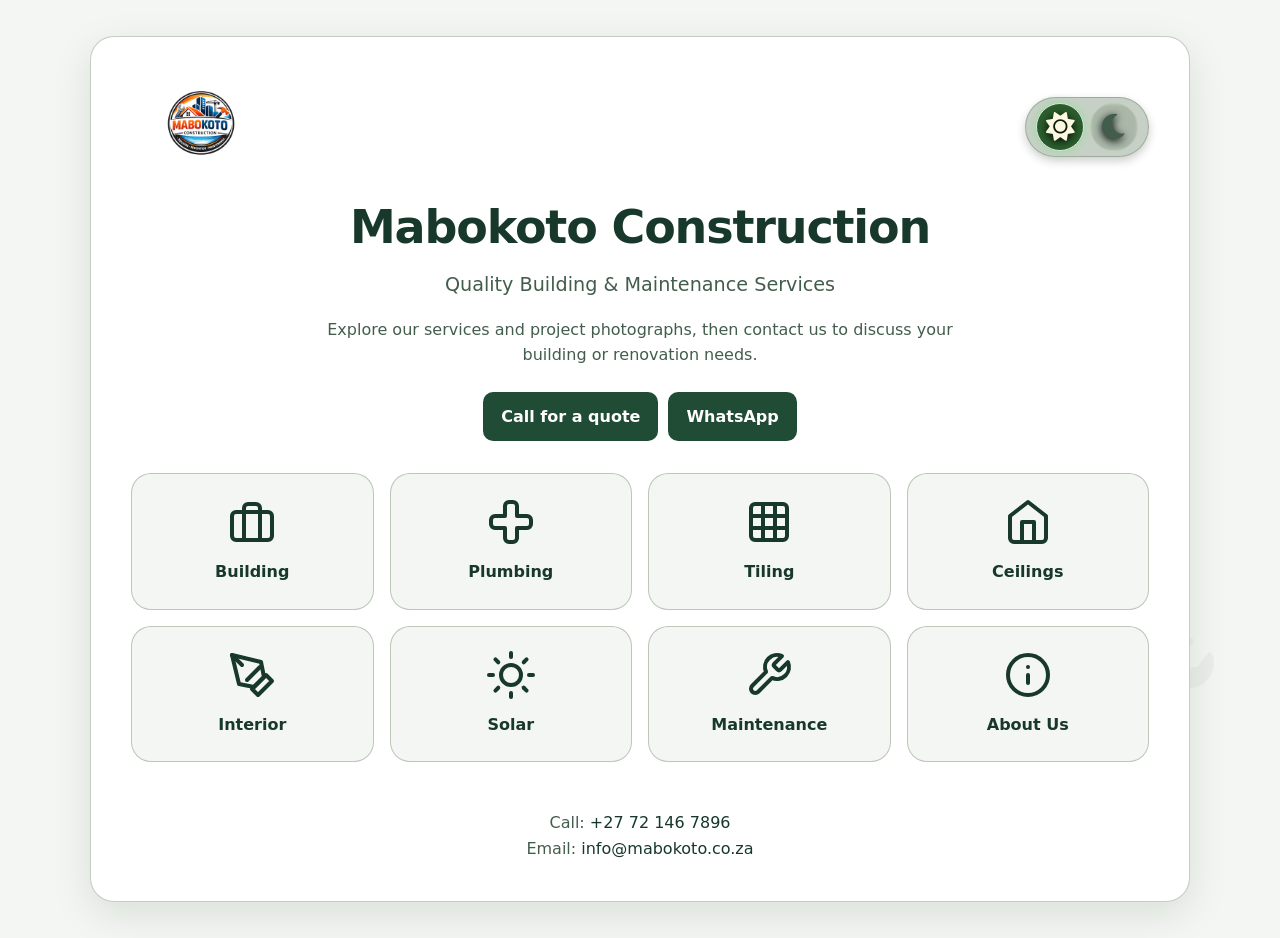
<file: index.html>
<!DOCTYPE html>
<html lang="en">
<head>
    <meta charset="UTF-8">
    <meta name="viewport" content="width=device-width, initial-scale=1.0, maximum-scale=5.0">
    <title>Mabokoto Construction Company</title>
    <link rel="canonical" href="https://mabokoto-construction-6gm2.vercel.app/">
    <link rel="stylesheet" href="https://cdnjs.cloudflare.com/ajax/libs/font-awesome/6.0.0-beta3/css/all.min.css">
    <link rel="stylesheet" href="styles.css">
<meta name="description" content="Mabokoto Construction building, plumbing, tiling, ceilings, solar geyser and maintenance services. Browse our project photographs and request a quote."></head>
<body class="light">
    <div class="scatter-field" aria-hidden="true">
        <i class="fas fa-hammer"></i>
        <i class="fas fa-wrench"></i>
        <i class="fas fa-screwdriver"></i>
        <i class="fas fa-paint-roller"></i>
        <i class="fas fa-trowel"></i>
        <i class="fas fa-hard-hat"></i>
        <i class="fas fa-tools"></i>
        <i class="fas fa-ruler-combined"></i>
        <i class="fas fa-drafting-compass"></i>
        <i class="fas fa-cubes"></i>
    </div>

    <main class="gallery-wrapper">
        <div class="header">
            <div>
                <img src="logo%20round.png" alt="Mabokoto Logo" style="display:block; width:150px; height:100px; z-index:10; border-radius:35px;">
            </div>
            <div class="theme-toggle">
                <button id="btn-light" class="active" title="Light mode" aria-label="Use light theme" aria-pressed="true"><i class="fas fa-sun"></i></button>
                <button id="btn-dark" title="Dark mode" aria-label="Use dark theme" aria-pressed="false"><i class="fas fa-moon"></i></button>
            </div>
        </div>

        <section style="text-align: center; margin-bottom: 2rem;">
            <h1>Mabokoto Construction</h1>
            <p style="font-size: 1.2rem; color: var(--text-secondary);">Quality Building &amp; Maintenance Services</p><p class="home-lead">Explore our services and project photographs, then contact us to discuss your building or renovation needs.</p><div class="contact-actions"><a href="tel:+27721467896">Call for a quote</a><a href="https://wa.me/27721467896">WhatsApp</a></div>
        </section>

        <div class="services-grid">
            <a href="building-and-plaster.html" class="service-card">
                <div class="icon-wrapper">
                    <svg viewBox="0 0 24 24" fill="none" stroke="currentColor" stroke-width="2" stroke-linecap="round" stroke-linejoin="round"><rect x="2" y="7" width="20" height="14" rx="2" ry="2"></rect><path d="M16 21V5a2 2 0 0 0-2-2h-4a2 2 0 0 0-2 2v16"></path></svg>
                </div>
                <span>Building</span>
            </a>
            <a href="plumbing-services.html" class="service-card">
                <div class="icon-wrapper">
                    <svg viewBox="0 0 24 24" fill="none" stroke="currentColor" stroke-width="2" stroke-linecap="round" stroke-linejoin="round"><path d="M11 2a2 2 0 0 0-2 2v5H4a2 2 0 0 0-2 2v2c0 1.1.9 2 2 2h5v5c0 1.1.9 2 2 2h2a2 2 0 0 0 2-2v-5h5a2 2 0 0 0 2-2v-2a2 2 0 0 0-2-2h-5V4a2 2 0 0 0-2-2h-2z"></path></svg>
                </div>
                <span>Plumbing</span>
            </a>
            <a href="tiling-services.html" class="service-card">
                <div class="icon-wrapper">
                    <svg viewBox="0 0 24 24" fill="none" stroke="currentColor" stroke-width="2" stroke-linecap="round" stroke-linejoin="round"><rect x="3" y="3" width="18" height="18" rx="2" ry="2"></rect><line x1="3" y1="9" x2="21" y2="9"></line><line x1="3" y1="15" x2="21" y2="15"></line><line x1="9" y1="3" x2="9" y2="21"></line><line x1="15" y1="3" x2="15" y2="21"></line></svg>
                </div>
                <span>Tiling</span>
            </a>
            <a href="ceilings.html" class="service-card">
                <div class="icon-wrapper">
                    <svg viewBox="0 0 24 24" fill="none" stroke="currentColor" stroke-width="2" stroke-linecap="round" stroke-linejoin="round"><path d="M3 9l9-7 9 7v11a2 2 0 0 1-2 2H5a2 2 0 0 1-2-2z"></path><polyline points="9 22 9 12 15 12 15 22"></polyline></svg>
                </div>
                <span>Ceilings</span>
            </a>
            <a href="interior-and-finishing.html" class="service-card">
                <div class="icon-wrapper">
                    <svg viewBox="0 0 24 24" fill="none" stroke="currentColor" stroke-width="2" stroke-linecap="round" stroke-linejoin="round"><path d="M12 19l7-7 3 3-7 7-3-3z"></path><path d="M18 13l-1.5-7.5L2 2l3.5 14.5L13 18l5-5z"></path><path d="M2 2l5 5"></path><path d="M9.5 14.5L16 8"></path></svg>
                </div>
                <span>Interior</span>
            </a>
            <a href="solar-geyser-energy-installation.html" class="service-card">
                <div class="icon-wrapper">
                    <svg viewBox="0 0 24 24" fill="none" stroke="currentColor" stroke-width="2" stroke-linecap="round" stroke-linejoin="round"><circle cx="12" cy="12" r="5"></circle><line x1="12" y1="1" x2="12" y2="3"></line><line x1="12" y1="21" x2="12" y2="23"></line><line x1="4.22" y1="4.22" x2="5.64" y2="5.64"></line><line x1="18.36" y1="18.36" x2="19.78" y2="19.78"></line><line x1="1" y1="12" x2="3" y2="12"></line><line x1="21" y1="12" x2="23" y2="12"></line><line x1="4.22" y1="19.78" x2="5.64" y2="18.36"></line><line x1="18.36" y1="5.64" x2="19.78" y2="4.22"></line></svg>
                </div>
                <span>Solar</span>
            </a>
            <a href="maintenance-services.html" class="service-card">
                <div class="icon-wrapper">
                    <svg viewBox="0 0 24 24" fill="none" stroke="currentColor" stroke-width="2" stroke-linecap="round" stroke-linejoin="round"><path d="M14.7 6.3a1 1 0 0 0 0 1.4l1.6 1.6a1 1 0 0 0 1.4 0l3.77-3.77a6 6 0 0 1-7.94 7.94l-6.91 6.91a2.12 2.12 0 0 1-3-3l6.91-6.91a6 6 0 0 1 7.94-7.94l-3.76 3.76z"></path></svg>
                </div>
                <span>Maintenance</span>
            </a>
            <a href="about-us.html" class="service-card">
                <div class="icon-wrapper">
                    <svg viewBox="0 0 24 24" fill="none" stroke="currentColor" stroke-width="2" stroke-linecap="round" stroke-linejoin="round"><circle cx="12" cy="12" r="10"></circle><line x1="12" y1="16" x2="12" y2="12"></line><line x1="12" y1="8" x2="12.01" y2="8"></line></svg>
                </div>
                <span>About Us</span>
            </a>
        </div>

        <div style="margin-top: 3rem; text-align: center; color: var(--text-secondary);">
            <p>Call: <a href="tel:+27721467896">+27 72 146 7896</a></p>
            <p>Email: <a href="mailto:info@mabokoto.co.za">info@mabokoto.co.za</a></p>
        </div>
    </main>

    <script src="script.js"></script>
    <style>
        .services-grid {
            display: grid;
            grid-template-columns: repeat(auto-fit, minmax(120px, 1fr));
            gap: 1.5rem;
            margin-top: 1rem;
        }
        .service-card {
            display: flex;
            flex-direction: column;
            align-items: center;
            justify-content: center;
            padding: 1.5rem;
            background: rgba(255, 255, 255, 0.1);
            border: 1px solid var(--border-light);
            border-radius: 20px;
            text-decoration: none;
            color: var(--text-primary);
            transition: all 0.3s cubic-bezier(0.4, 0, 0.2, 1);
            backdrop-filter: blur(5px);
        }
        .service-card:hover {
            transform: translateY(-5px);
            background: var(--arrow-hover);
            color: white;
            box-shadow: 0 10px 20px rgba(0,0,0,0.2);
            border-color: transparent;
        }
        .icon-wrapper {
            width: 48px;
            height: 48px;
            margin-bottom: 0.8rem;
            display: flex;
            align-items: center;
            justify-content: center;
        }
        .icon-wrapper svg {
            width: 100%;
            height: 100%;
            transition: transform 0.3s;
        }
        .service-card:hover .icon-wrapper svg {
            transform: scale(1.1);
        }
        .service-card span {
            font-size: 0.9rem;
            font-weight: 500;
            text-align: center;
        }
        @media (max-width: 480px) {
            .services-grid {
                grid-template-columns: repeat(2, 1fr);
                gap: 1rem;
            }
        }
    </style>
</body>
</html>
</file>
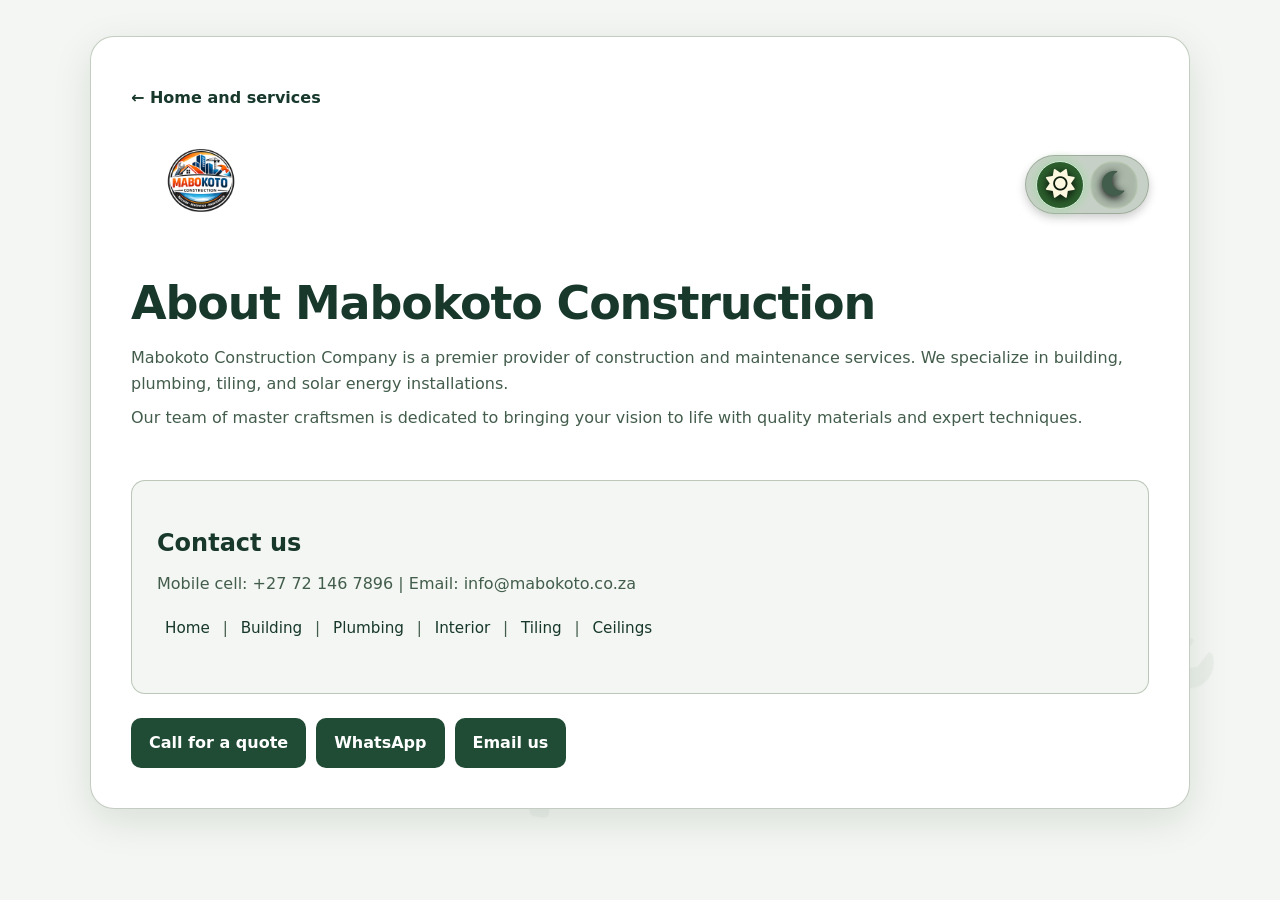
<file: about-us.html>
<!DOCTYPE html>
<html lang="en">
<head>
  <meta charset="UTF-8">
  <meta name="viewport" content="width=device-width, initial-scale=1.0, maximum-scale=5.0">
  <title>About Us - Mabokoto Construction</title>
    <link rel="canonical" href="https://mabokoto-construction-6gm2.vercel.app/about-us.html">
  <link rel="stylesheet" href="https://cdnjs.cloudflare.com/ajax/libs/font-awesome/6.0.0-beta3/css/all.min.css">
  <link rel="stylesheet" href="styles.css">
<meta name="description" content="Mabokoto Construction building, plumbing, tiling, ceilings, solar geyser and maintenance services. Browse our project photographs and request a quote."></head>
<body class="light">
  <div class="scatter-field" aria-hidden="true">
    <i class="fas fa-hammer"></i>
    <i class="fas fa-wrench"></i>
    <i class="fas fa-screwdriver"></i>
    <i class="fas fa-paint-roller"></i>
    <i class="fas fa-trowel"></i>
    <i class="fas fa-hard-hat"></i>
    <i class="fas fa-tools"></i>
    <i class="fas fa-ruler-combined"></i>
    <i class="fas fa-drafting-compass"></i>
    <i class="fas fa-cubes"></i>
  </div>

  <main class="gallery-wrapper"><a class="back-link" href="index.html">&#8592; Home and services</a>
    <div class="header">
      <div>
        <a href="index.html"><img src="logo%20round.png" style="display:block; width:150px; height:100px; z-index:10; border-radius:35px;" alt="Mabokoto Construction home"></a>
      </div>
      <div class="theme-toggle">
        <button id="btn-light" class="active" title="Light mode" aria-label="Use light theme" aria-pressed="true"><i class="fas fa-sun"></i></button>
        <button id="btn-dark" title="Dark mode" aria-label="Use dark theme" aria-pressed="false"><i class="fas fa-moon"></i></button>
      </div>
    </div>

    <section class="slide-caption" style="width: 100%; max-width: none; margin-bottom: 2rem;">
        <h1>About Mabokoto Construction</h1>
        <p>Mabokoto Construction Company is a premier provider of construction and maintenance services. We specialize in building, plumbing, tiling, and solar energy installations.</p>
        <p>Our team of master craftsmen is dedicated to bringing your vision to life with quality materials and expert techniques.</p>
    </section>

    <div class="image-library-note">
      <div class="slide-caption" style="margin:5px; width:auto; height:fit-content;">
        <header>
          <h3 style="display:inline-block; margin-right:10px;">Contact us</h3>
          <p>Mobile cell: +27 72 146 7896 | Email: info@mabokoto.co.za</p>
        </header>
        <div style="margin-top: 10px;">
            <a href="index.html">Home</a> |
            <a href="building-and-plaster.html">Building</a> |
            <a href="plumbing-services.html">Plumbing</a> |
            <a href="interior-and-finishing.html">Interior</a> |
            <a href="tiling-services.html">Tiling</a> | <a href="ceilings.html">Ceilings</a>
        </div>
      </div>
    </div>
  <div class="contact-actions"><a href="tel:+27721467896">Call for a quote</a><a href="https://wa.me/27721467896">WhatsApp</a><a href="mailto:info@mabokoto.co.za">Email us</a></div></main>

  <script src="script.js"></script>
</body>
</html>
</file>
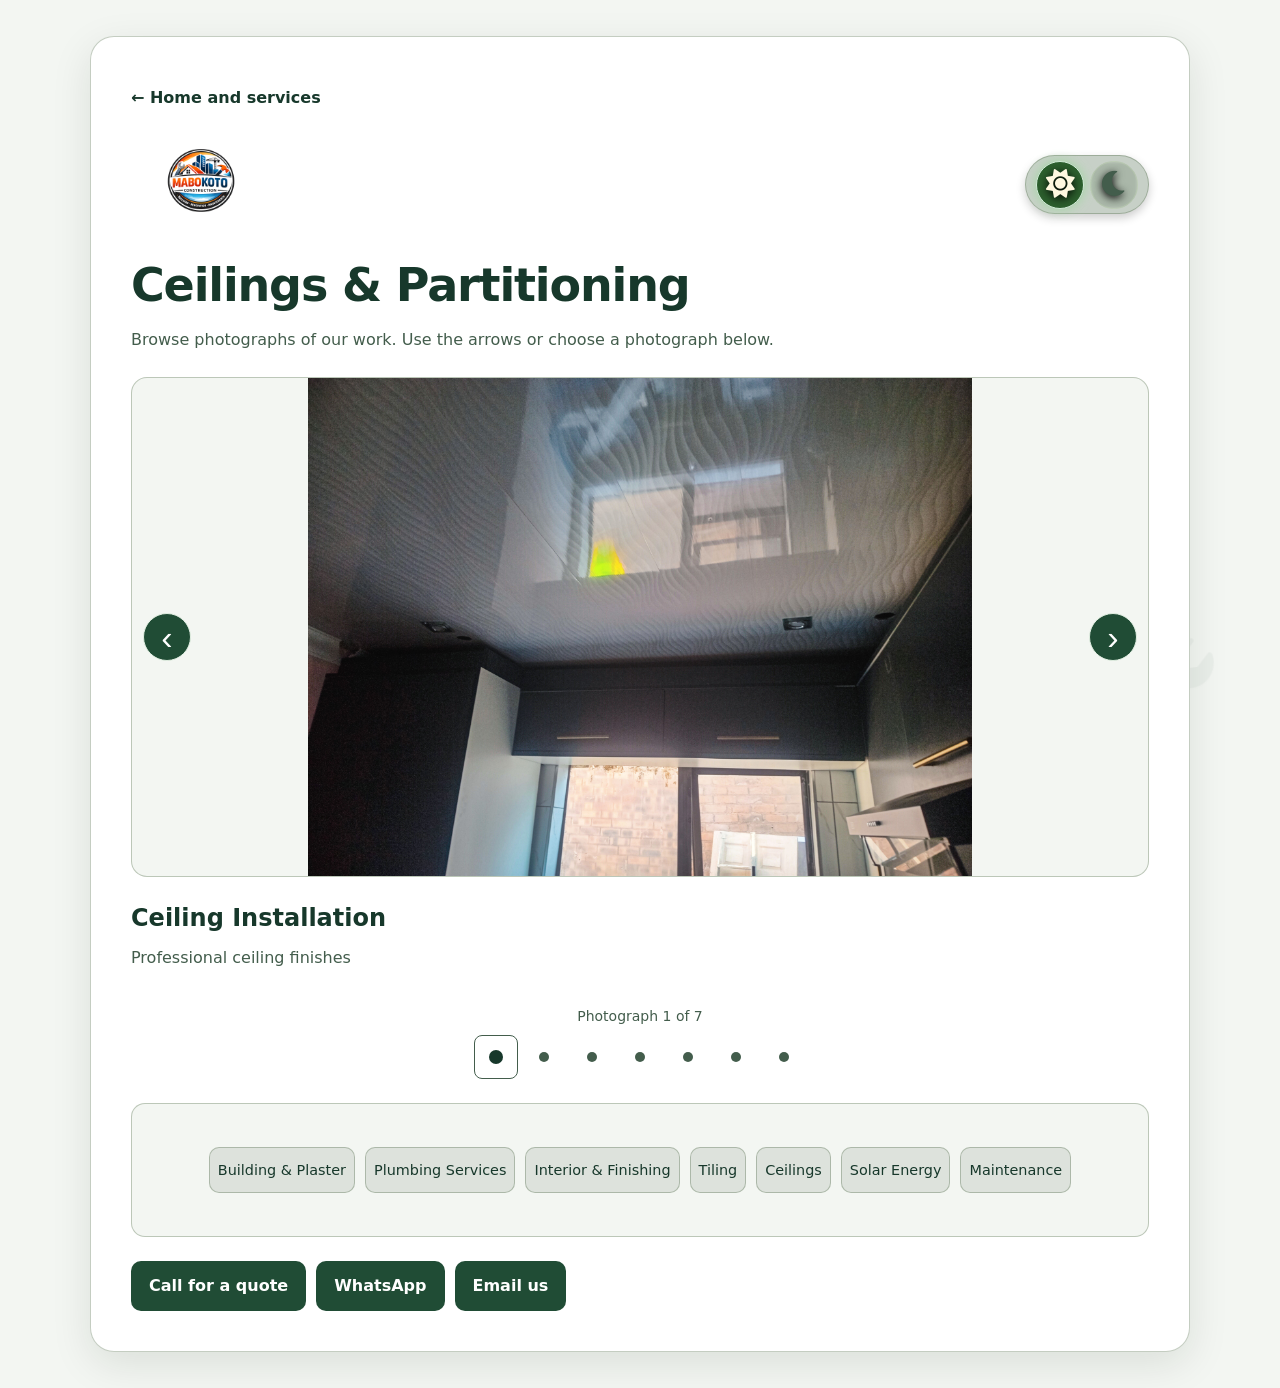
<file: ceilings.html>
<!DOCTYPE html>
<html lang="en">
<head>
  <meta charset="UTF-8">
  <meta name="viewport" content="width=device-width, initial-scale=1.0, maximum-scale=5.0">
  <title>Ceilings & Partitioning - Mabokoto Construction</title>
    <link rel="canonical" href="https://mabokoto-construction-6gm2.vercel.app/ceilings.html">
  <link rel="stylesheet" href="https://cdnjs.cloudflare.com/ajax/libs/font-awesome/6.0.0-beta3/css/all.min.css">
  <link rel="stylesheet" href="styles.css">
<meta name="description" content="Mabokoto Construction building, plumbing, tiling, ceilings, solar geyser and maintenance services. Browse our project photographs and request a quote."></head>
<body class="light">
  <div class="scatter-field" aria-hidden="true">
    <i class="fas fa-hammer"></i><i class="fas fa-wrench"></i><i class="fas fa-screwdriver"></i><i class="fas fa-paint-roller"></i><i class="fas fa-trowel"></i><i class="fas fa-hard-hat"></i><i class="fas fa-tools"></i><i class="fas fa-ruler-combined"></i><i class="fas fa-drafting-compass"></i><i class="fas fa-cubes"></i>
  </div>

  <main class="gallery-wrapper"><a class="back-link" href="index.html">&#8592; Home and services</a>
    <div class="header">
      <div>
        <a href="index.html"><img src="logo%20round.png" style="display:block; width:150px; height:100px; z-index:10; border-radius:35px;" alt="Mabokoto Construction home"></a>
      </div>
      <div class="theme-toggle">
        <button id="btn-light" class="active" title="Light mode" aria-label="Use light theme" aria-pressed="true"><i class="fas fa-sun"></i></button>
        <button id="btn-dark" title="Dark mode" aria-label="Use dark theme" aria-pressed="false"><i class="fas fa-moon"></i></button>
      </div>
    </div>

    <section class="gallery-intro"><h1>Ceilings & Partitioning</h1><p>Browse photographs of our work. Use the arrows or choose a photograph below.</p></section><div class="slider-container" role="region" aria-label="Project photographs" tabindex="0">
      <button type="button" class="nav-arrow prev" id="prevArrow" aria-label="Previous photograph">&#8249;</button>
      <button type="button" class="nav-arrow next" id="nextArrow" aria-label="Next photograph">&#8250;</button>
      <div id="slidesContainer"></div>
    </div>

    <p class="gallery-count" id="galleryCount" aria-live="polite"></p><div class="dots-container" id="dotsContainer" aria-label="Choose photograph"></div>

    <div class="image-library-note">
      <div class="slide-caption" style="margin:5px; width:auto; height:fit-content; display: flex; flex-wrap: wrap; justify-content: center; gap: 10px;">
        <a href="building-and-plaster.html" class="nav-link">Building & Plaster</a>
        <a href="plumbing-services.html" class="nav-link">Plumbing Services</a>
        <a href="interior-and-finishing.html" class="nav-link">Interior & Finishing</a>
        <a href="tiling-services.html" class="nav-link">Tiling</a>
        <a href="ceilings.html" class="nav-link">Ceilings</a>
        <a href="solar-geyser-energy-installation.html" class="nav-link">Solar Energy</a>
        <a href="maintenance-services.html" class="nav-link">Maintenance</a>
      </div>
    </div>
  <div class="contact-actions"><a href="tel:+27721467896">Call for a quote</a><a href="https://wa.me/27721467896">WhatsApp</a><a href="mailto:info@mabokoto.co.za">Email us</a></div></main>

  <script src="script.js"></script>
  <script>
    document.addEventListener('DOMContentLoaded', function() {
      const galleryItems = [
        { img: "ceiling.jpg", title: "Ceiling Installation", desc: "Professional ceiling finishes" },
        { img: "ceil%26panelpvc.jpg", title: "PVC Paneling", desc: "Modern and durable PVC ceilings" },
        { img: "renovceil.jpg", title: "Ceiling Renovation", desc: "Restoring and upgrading old ceilings" },
        { img: "bandring4ceiling.jpg", title: "Support Structure", desc: "Quality framework for ceiling stability" },
        { img: "panelinst1.jpg", title: "Paneling in Progress", desc: "Precision installation of ceiling panels" },
        { img: "panelinst2.jpg", title: "Finished Paneling", desc: "Clean and elegant ceiling results" },
        { img: "paint%26ceiling1.jpg", title: "Painting & Finishing", desc: "Final touches for a perfect look" }
      ];
      window.Bokoto.initGallery(galleryItems);
    });
  </script>
  <style>
    .nav-link {
        padding: 5px 10px;
        background: rgba(30, 50, 30, 0.1);
        border-radius: 10px;
        border: 1px solid var(--border-light);
        transition: all 0.3s;
        font-size: 0.9rem;
    }
    .nav-link:hover {
        background: var(--arrow-hover);
        color: white;
    }
  </style>
</body>
</html>
</file>
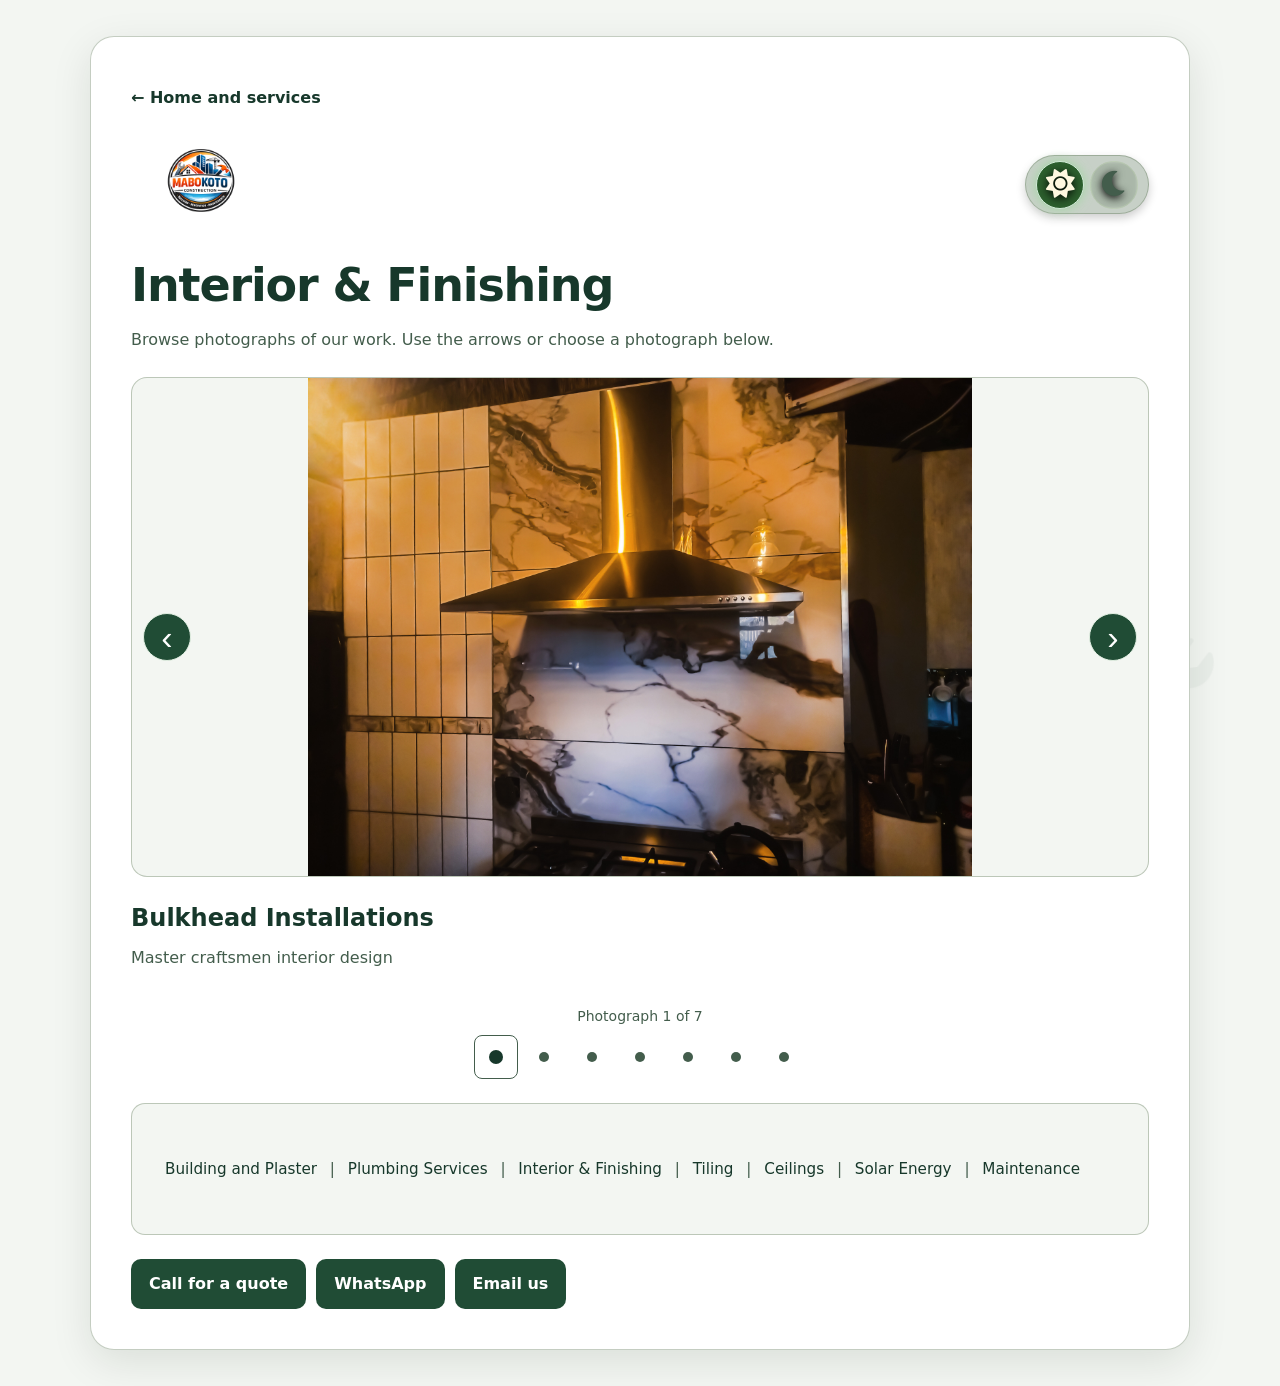
<file: interior-and-finishing.html>
<!DOCTYPE html>
<html lang="en">
<head>
  <meta charset="UTF-8">
  <meta name="viewport" content="width=device-width, initial-scale=1.0, maximum-scale=5.0">
  <title>Interior & Finishing - Mabokoto Construction</title>
    <link rel="canonical" href="https://mabokoto-construction-6gm2.vercel.app/interior-and-finishing.html">
  <link rel="stylesheet" href="https://cdnjs.cloudflare.com/ajax/libs/font-awesome/6.0.0-beta3/css/all.min.css">
  <link rel="stylesheet" href="styles.css">
<meta name="description" content="Mabokoto Construction building, plumbing, tiling, ceilings, solar geyser and maintenance services. Browse our project photographs and request a quote."></head>
<body class="light">
  <div class="scatter-field" aria-hidden="true">
    <i class="fas fa-hammer"></i><i class="fas fa-wrench"></i><i class="fas fa-screwdriver"></i><i class="fas fa-paint-roller"></i><i class="fas fa-trowel"></i><i class="fas fa-hard-hat"></i><i class="fas fa-drill"></i><i class="fas fa-toolbox"></i>
  </div>

  <main class="gallery-wrapper"><a class="back-link" href="index.html">&#8592; Home and services</a>
    <div class="header">
      <div>
        <a href="index.html"><img src="logo%20round.png" style="display:block; width:150px; height:100px; z-index:10; border-radius:35px;" alt="Mabokoto Construction home"></a>
      </div>
      <div class="theme-toggle">
        <button id="btn-light" class="active" title="Light mode" aria-label="Use light theme" aria-pressed="true"><i class="fas fa-sun"></i></button>
        <button id="btn-dark" title="Dark mode" aria-label="Use dark theme" aria-pressed="false"><i class="fas fa-moon"></i></button>
      </div>
    </div>

    <section class="gallery-intro"><h1>Interior & Finishing</h1><p>Browse photographs of our work. Use the arrows or choose a photograph below.</p></section><div class="slider-container" role="region" aria-label="Project photographs" tabindex="0">
      <button type="button" class="nav-arrow prev" id="prevArrow" aria-label="Previous photograph">&#8249;</button>
      <button type="button" class="nav-arrow next" id="nextArrow" aria-label="Next photograph">&#8250;</button>
      <div id="slidesContainer"></div>
    </div>

    <p class="gallery-count" id="galleryCount" aria-live="polite"></p><div class="dots-container" id="dotsContainer" aria-label="Choose photograph"></div>

    <div class="image-library-note">
      <div class="slide-caption" style="margin:5px; width:auto; height:fit-content;">
        <a href="building-and-plaster.html">Building and Plaster</a> |
        <a href="plumbing-services.html">Plumbing Services</a> |
        <a href="interior-and-finishing.html">Interior & Finishing</a> |
        <a href="tiling-services.html">Tiling</a> | <a href="ceilings.html">Ceilings</a> |
        <a href="solar-geyser-energy-installation.html">Solar Energy</a> |
        <a href="maintenance-services.html">Maintenance</a>
      </div>
    </div>
  <div class="contact-actions"><a href="tel:+27721467896">Call for a quote</a><a href="https://wa.me/27721467896">WhatsApp</a><a href="mailto:info@mabokoto.co.za">Email us</a></div></main>

  <script src="script.js"></script>
  <script>
    document.addEventListener('DOMContentLoaded', function() {
      const galleryItems = [
        { img: "interior2.jpg", title: "Bulkhead Installations", desc: "Master craftsmen interior design" },
        { img: "redfin.jpg", title: "Corner Beads", desc: "Perfect finishing" },
        { img: "kitchenD.jpg", title: "Kitchen Design", desc: "Planning and layouts" },
        { img: "ceiling.jpg", title: "Ceilings", desc: "PVC and Rhino Board options" },
        { img: "panelinst1.jpg", title: "Panel Fitting", desc: "Professional installation" },
        { img: "panelinst2.jpg", title: "Modern Living", desc: "Eco-friendly materials" },
        { img: "fullstructure.jpg", title: "Complete Structure", desc: "Finished and furnished" }
      ];
      window.Bokoto.initGallery(galleryItems);
    });
  </script>
</body>
</html>
</file>
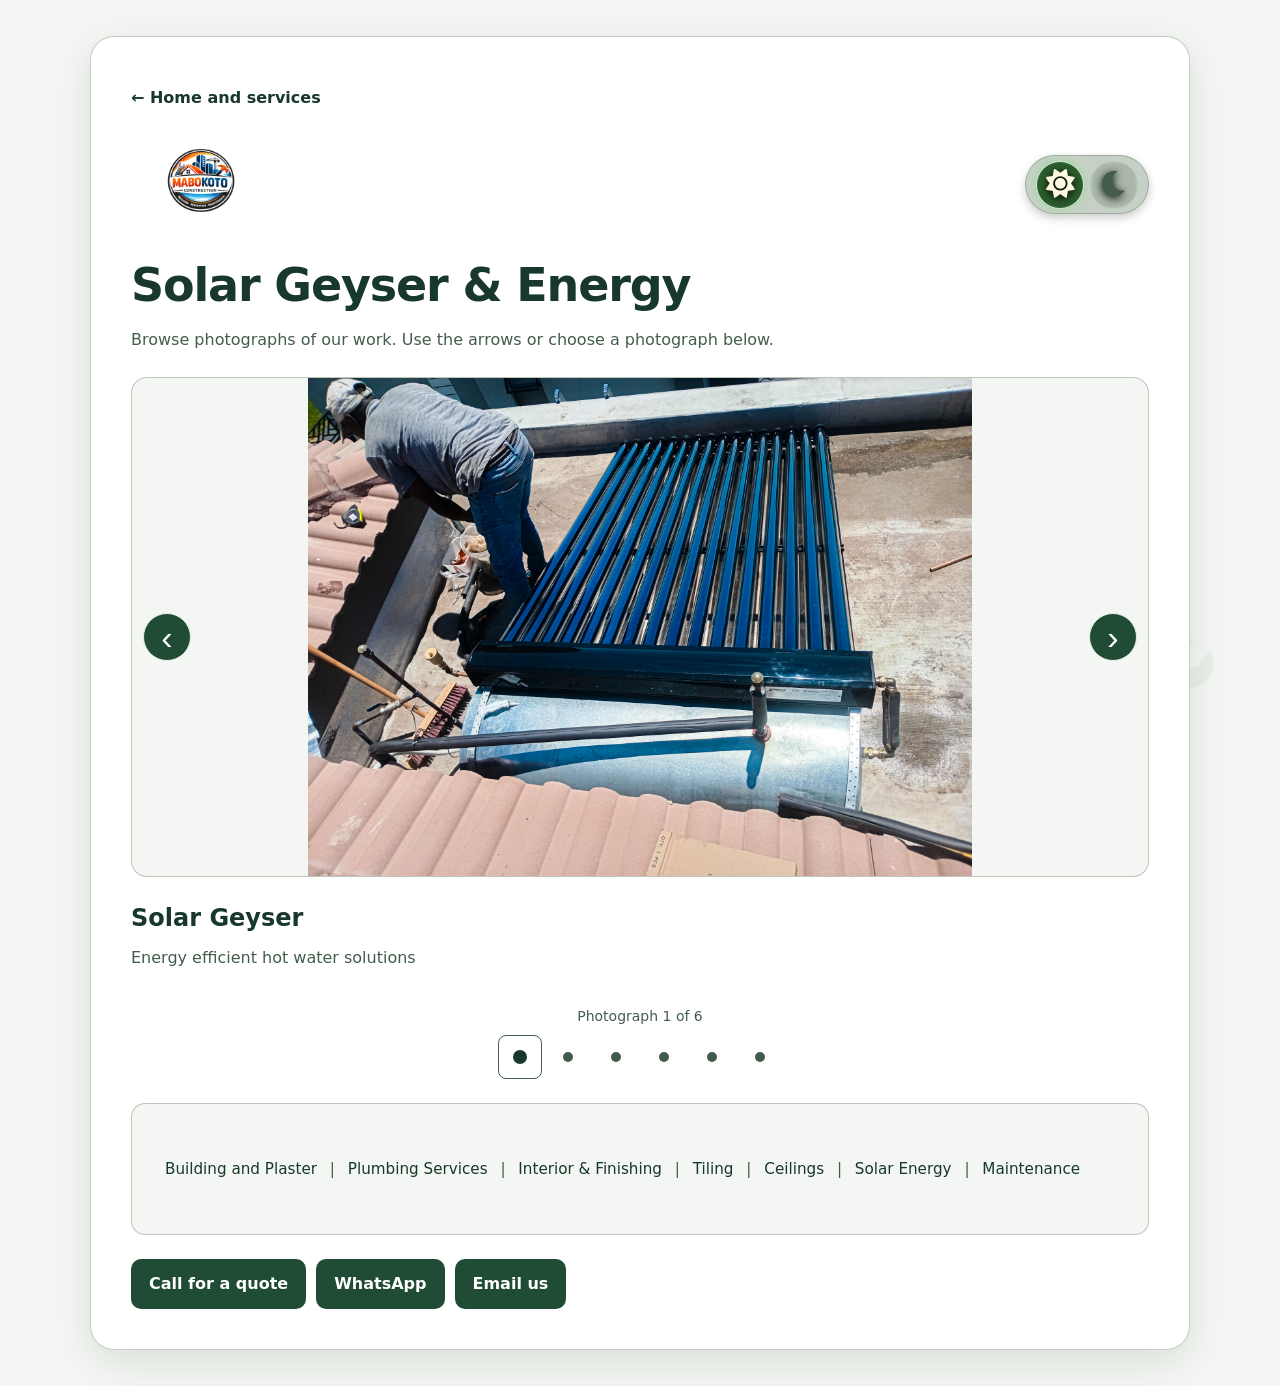
<file: solar-geyser-energy-installation.html>
<!DOCTYPE html>
<html lang="en">
<head>
  <meta charset="UTF-8">
  <meta name="viewport" content="width=device-width, initial-scale=1.0, maximum-scale=5.0">
  <title>Solar Geyser & Energy - Mabokoto Construction</title>
    <link rel="canonical" href="https://mabokoto-construction-6gm2.vercel.app/solar-geyser-energy-installation.html">
  <link rel="stylesheet" href="https://cdnjs.cloudflare.com/ajax/libs/font-awesome/6.0.0-beta3/css/all.min.css">
  <link rel="stylesheet" href="styles.css">
<meta name="description" content="Mabokoto Construction building, plumbing, tiling, ceilings, solar geyser and maintenance services. Browse our project photographs and request a quote."></head>
<body class="light">
  <div class="scatter-field" aria-hidden="true">
    <i class="fas fa-hammer"></i><i class="fas fa-wrench"></i><i class="fas fa-screwdriver"></i><i class="fas fa-paint-roller"></i><i class="fas fa-trowel"></i><i class="fas fa-hard-hat"></i><i class="fas fa-cog"></i><i class="fas fa-wrench"></i><i class="fas fa-tools"></i><i class="fas fa-hammer-head"></i>
  </div>

  <main class="gallery-wrapper"><a class="back-link" href="index.html">&#8592; Home and services</a>
    <div class="header">
      <div>
        <a href="index.html"><img src="logo%20round.png" style="display:block; width:150px; height:100px; z-index:10; border-radius:35px;" alt="Mabokoto Construction home"></a>
      </div>
      <div class="theme-toggle">
        <button id="btn-light" class="active" title="Light mode" aria-label="Use light theme" aria-pressed="true"><i class="fas fa-sun"></i></button>
        <button id="btn-dark" title="Dark mode" aria-label="Use dark theme" aria-pressed="false"><i class="fas fa-moon"></i></button>
      </div>
    </div>

    <section class="gallery-intro"><h1>Solar Geyser & Energy</h1><p>Browse photographs of our work. Use the arrows or choose a photograph below.</p></section><div class="slider-container" role="region" aria-label="Project photographs" tabindex="0">
      <button type="button" class="nav-arrow prev" id="prevArrow" aria-label="Previous photograph">&#8249;</button>
      <button type="button" class="nav-arrow next" id="nextArrow" aria-label="Next photograph">&#8250;</button>
      <div id="slidesContainer"></div>
    </div>

    <p class="gallery-count" id="galleryCount" aria-live="polite"></p><div class="dots-container" id="dotsContainer" aria-label="Choose photograph"></div>

    <div class="image-library-note">
      <div class="slide-caption" style="margin:5px; width:auto; height:fit-content;">
        <a href="building-and-plaster.html">Building and Plaster</a> |
        <a href="plumbing-services.html">Plumbing Services</a> |
        <a href="interior-and-finishing.html">Interior & Finishing</a> |
        <a href="tiling-services.html">Tiling</a> | <a href="ceilings.html">Ceilings</a> |
        <a href="solar-geyser-energy-installation.html">Solar Energy</a> |
        <a href="maintenance-services.html">Maintenance</a>
      </div>
    </div>
  <div class="contact-actions"><a href="tel:+27721467896">Call for a quote</a><a href="https://wa.me/27721467896">WhatsApp</a><a href="mailto:info@mabokoto.co.za">Email us</a></div></main>

  <script src="script.js"></script>
  <script>
    document.addEventListener('DOMContentLoaded', function() {
      const galleryItems = [
        { img: "solargyser.jpg", title: "Solar Geyser", desc: "Energy efficient hot water solutions" },
        { img: "fullyconectgeyser.jpg", title: "Geyser Installation", desc: "Professional connections" },
        { img: "geysersideconnect.jpg", title: "Side Connection", desc: "Expert plumbing for geysers" },
        { img: "geyserinstall.jpg", title: "Installation Process", desc: "Safe and secure mounting" },
        { img: "geyser&preasurepupm.jpg", title: "Pressure Pumps", desc: "Ensuring consistent flow" },
        { img: "gyser.jpg", title: "Standard Geysers", desc: "Electric and solar options" }
      ];
      window.Bokoto.initGallery(galleryItems);
    });
  </script>
</body>
</html>
</file>
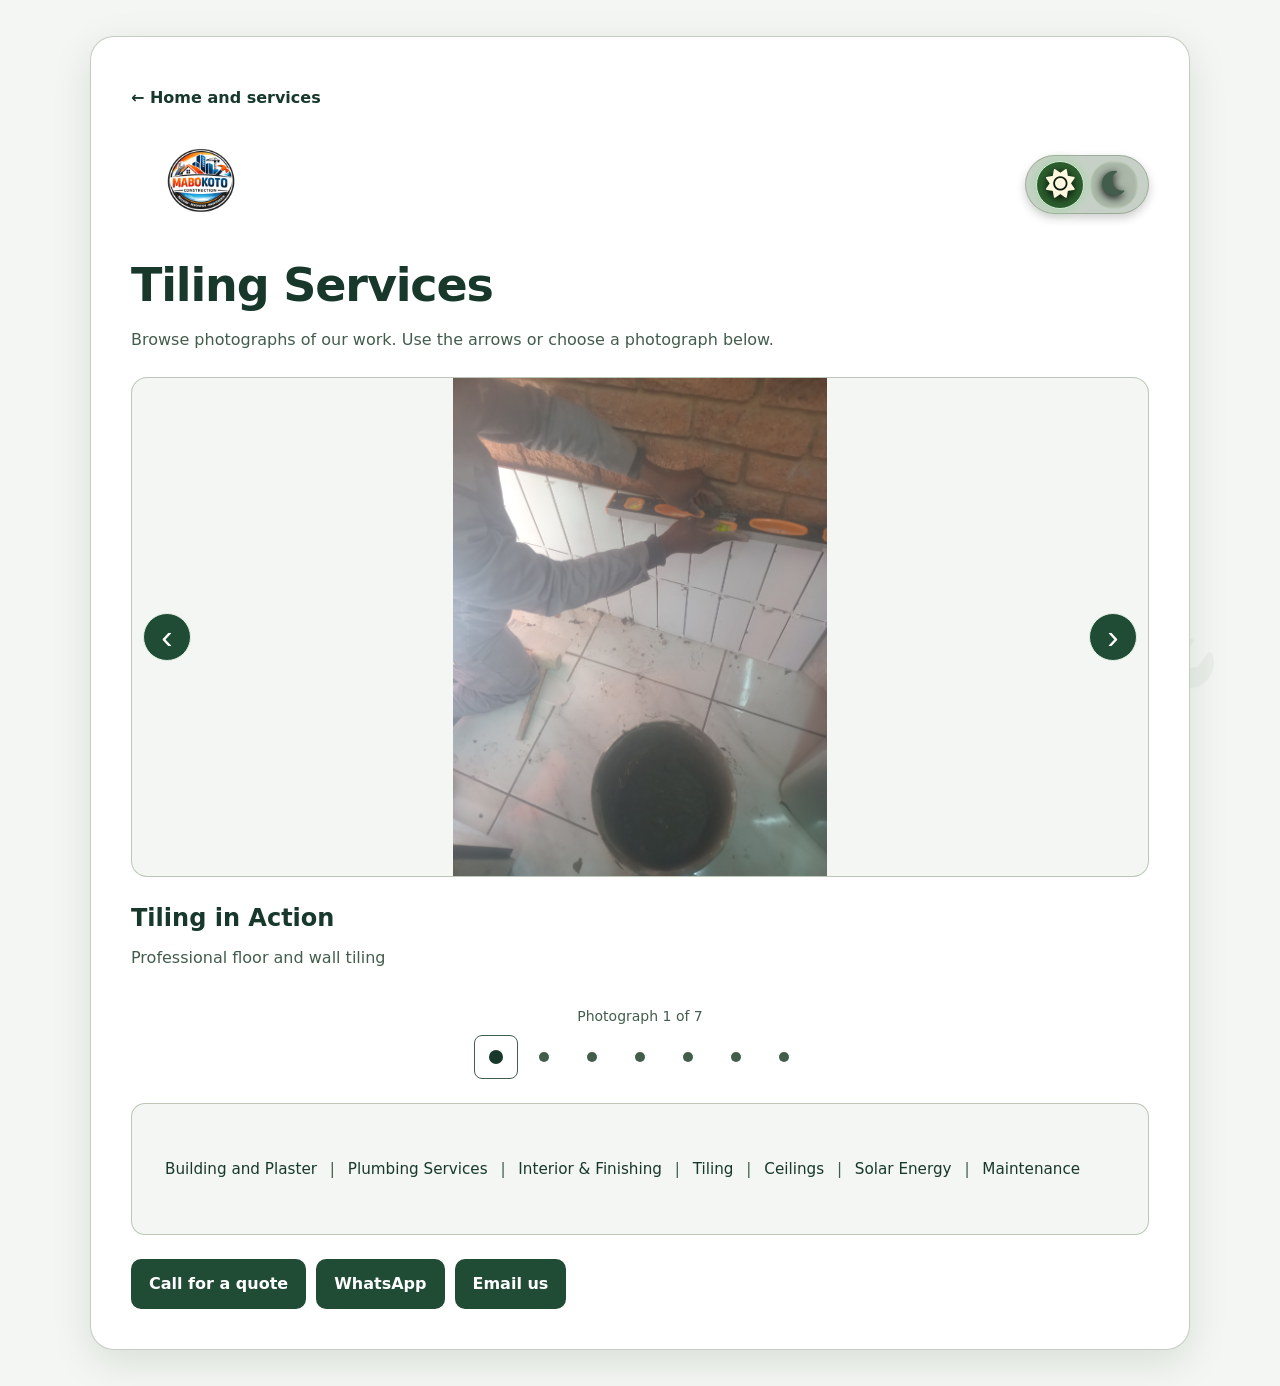
<file: tiling-services.html>
<!DOCTYPE html>
<html lang="en">
<head>
  <meta charset="UTF-8">
  <meta name="viewport" content="width=device-width, initial-scale=1.0, maximum-scale=5.0">
  <title>Tiling Services - Mabokoto Construction</title>
    <link rel="canonical" href="https://mabokoto-construction-6gm2.vercel.app/tiling-services.html">
  <link rel="stylesheet" href="https://cdnjs.cloudflare.com/ajax/libs/font-awesome/6.0.0-beta3/css/all.min.css">
  <link rel="stylesheet" href="styles.css">
<meta name="description" content="Mabokoto Construction building, plumbing, tiling, ceilings, solar geyser and maintenance services. Browse our project photographs and request a quote."></head>
<body class="light">
  <div class="scatter-field" aria-hidden="true">
    <i class="fas fa-hammer"></i><i class="fas fa-wrench"></i><i class="fas fa-screwdriver"></i><i class="fas fa-paint-roller"></i><i class="fas fa-trowel"></i><i class="fas fa-hard-hat"></i><i class="fas fa-cog"></i><i class="fas fa-wrench"></i><i class="fas fa-tools"></i><i class="fas fa-hammer-head"></i>
  </div>

  <main class="gallery-wrapper"><a class="back-link" href="index.html">&#8592; Home and services</a>
    <div class="header">
      <div>
        <a href="index.html"><img src="logo%20round.png" style="display:block; width:150px; height:100px; z-index:10; border-radius:35px;" alt="Mabokoto Construction home"></a>
      </div>
      <div class="theme-toggle">
        <button id="btn-light" class="active" title="Light mode" aria-label="Use light theme" aria-pressed="true"><i class="fas fa-sun"></i></button>
        <button id="btn-dark" title="Dark mode" aria-label="Use dark theme" aria-pressed="false"><i class="fas fa-moon"></i></button>
      </div>
    </div>

    <section class="gallery-intro"><h1>Tiling Services</h1><p>Browse photographs of our work. Use the arrows or choose a photograph below.</p></section><div class="slider-container" role="region" aria-label="Project photographs" tabindex="0">
      <button type="button" class="nav-arrow prev" id="prevArrow" aria-label="Previous photograph">&#8249;</button>
      <button type="button" class="nav-arrow next" id="nextArrow" aria-label="Next photograph">&#8250;</button>
      <div id="slidesContainer"></div>
    </div>

    <p class="gallery-count" id="galleryCount" aria-live="polite"></p><div class="dots-container" id="dotsContainer" aria-label="Choose photograph"></div>

    <div class="image-library-note">
      <div class="slide-caption" style="margin:5px; width:auto; height:fit-content;">
        <a href="building-and-plaster.html">Building and Plaster</a> |
        <a href="plumbing-services.html">Plumbing Services</a> |
        <a href="interior-and-finishing.html">Interior & Finishing</a> |
        <a href="tiling-services.html">Tiling</a> | <a href="ceilings.html">Ceilings</a> |
        <a href="solar-geyser-energy-installation.html">Solar Energy</a> |
        <a href="maintenance-services.html">Maintenance</a>
      </div>
    </div>
  <div class="contact-actions"><a href="tel:+27721467896">Call for a quote</a><a href="https://wa.me/27721467896">WhatsApp</a><a href="mailto:info@mabokoto.co.za">Email us</a></div></main>

  <script src="script.js"></script>
  <script>
    document.addEventListener('DOMContentLoaded', function() {
      const galleryItems = [
        { img: "tileinaction.jpg", title: "Tiling in Action", desc: "Professional floor and wall tiling" },
        { img: "tileman@work.jpg", title: "Master Tiler", desc: "Precision and quality" },
        { img: "b4tiling.jpg", title: "Preparation", desc: "Surfaces ready for tiling" },
        { img: "tiling-over-plaster.jpg", title: "Wall Tiling", desc: "Clean and level finishing" },
        { img: "re&whitetile.jpg", title: "Pattern Work", desc: "Decorative tile designs" },
        { img: "tilegreywall.jpg", title: "Modern Tiling", desc: "Large format tiles" },
        { img: "TilingWalls&Floors.jpg", title: "Full Tiling", desc: "Complete bathroom and kitchen solutions" }
      ];
      window.Bokoto.initGallery(galleryItems);
    });
  </script>
</body>
</html>
</file>
<file: styles.css>
/* ----- RESET & VARIABLES ----- */
* {
  margin: 0;
  padding: 0;
  box-sizing: border-box;
}

body {
  font-family: 'Segoe UI', Roboto, system-ui, sans-serif;
  min-height: 100vh;
  display: flex;
  align-items: center;
  justify-content: center;
  transition: background-color 0.3s, color 0.2s;
  position: relative;
  padding: 1rem;
}

/* light mode default (forest green undertones) */
body.light {
  --bg-base: #e8f0e5; /* soft mint */
  --bg-card: rgba(255, 255, 255, 0.6);
  --text-primary: #1a3b2e;
  --text-secondary: #2d5a3f;
  --arrow-bg: rgba(30, 70, 40, 0.7);
  --arrow-hover: #2c5f2d;
  --glow-color: #a3d8a3;
  --border-light: rgba(60, 90, 50, 0.3);
  --scatter-opacity: 0.2;
  --toggle-sun: #f5b342;
  --toggle-moon: #5f6b7a;
}

/* dark mode – forest night */
body.dark {
  --bg-base: #0f281f;
  --bg-card: rgba(20, 45, 30, 0.7);
  --text-primary: #d2ecd8;
  --text-secondary: #b2d8b2;
  --arrow-bg: rgba(40, 80, 45, 0.8);
  --arrow-hover: #3f8b4a;
  --glow-color: #406645;
  --border-light: rgba(120, 150, 100, 0.25);
  --scatter-opacity: 0.15;
  --toggle-sun: #e6c35c;
  --toggle-moon: #b0c4de;
}

body {
  background-color: var(--bg-base);
  color: var(--text-primary);
}

/* ----- SCATTERED BUILDING MATERIAL BACKGROUND (icons & scratches) ----- */
.scatter-field {
  position: fixed;
  top: 0;
  left: 0;
  width: 100%;
  height: 100%;
  pointer-events: none;
  z-index: 0;
  overflow: hidden;
}

.scatter-field i,
.scatter-field::before,
.scatter-field::after {
  position: absolute;
  font-size: clamp(1.8rem, 8vw, 5rem);
  color: var(--text-primary);
  opacity: var(--scatter-opacity);
  transform: rotate(calc(var(--r, 0) * 1deg));
  filter: blur(0.3px) drop-shadow(0 2px 4px rgba(0,0,0,0.2));
  user-select: none;
}

/* random placement via custom properties */
.scatter-field i:nth-child(1) { top: 12%; left: 8%; --r: 15; font-size: 4rem; }
.scatter-field i:nth-child(2) { bottom: 20%; right: 5%; --r: -8; font-size: 5rem; }
.scatter-field i:nth-child(3) { top: 30%; right: 15%; --r: 42; font-size: 3.2rem; }
.scatter-field i:nth-child(4) { bottom: 35%; left: 12%; --r: 73; font-size: 4.5rem; }
.scatter-field i:nth-child(5) { top: 70%; left: 20%; --r: -15; font-size: 3.8rem; }
.scatter-field i:nth-child(6) { top: 15%; right: 30%; --r: 120; font-size: 3rem; }
.scatter-field i:nth-child(7) { bottom: 10%; left: 40%; --r: 55; font-size: 4.2rem; }
.scatter-field i:nth-child(8) { top: 50%; right: 35%; --r: -22; font-size: 5rem; }
.scatter-field i:nth-child(9) { bottom: 45%; left: 70%; --r: 90; font-size: 3.5rem; }
.scatter-field i:nth-child(10) { top: 80%; right: 8%; --r: -45; font-size: 4.8rem; }

/* scratches / glass scraped lines effect – pseudo overlays */
.scatter-field::before {
  content: '';
  position: absolute;
  inset: 0;
  background: repeating-linear-gradient(
    45deg,
    transparent,
    transparent 8px,
    rgba(180, 200, 160, 0.15) 8px,
    rgba(150, 130, 100, 0.08) 12px
  );
  pointer-events: none;
  z-index: 1;
  backdrop-filter: blur(1px) brightness(1.02);
  -webkit-mask: linear-gradient(black, black) content-box,
                repeating-linear-gradient( -45deg, transparent 0px, transparent 4px, black 4px, black 8px );
  mask-composite: exclude;
}

.scatter-field::after {
  content: '';
  position: absolute;
  inset: 0;
  background: radial-gradient(circle at 30% 40%, rgba(200,220,180,0.1) 0%, transparent 30%),
              repeating-linear-gradient(0deg, transparent, transparent 3px, rgba(0,0,0,0.08) 3px, rgba(0,0,0,0.02) 6px);
  opacity: 0.5;
  pointer-events: none;
  z-index: 1;
}

/* ----- MAIN CARD (glass) ----- */
.gallery-wrapper {
  position: relative;
  z-index: 10;
  width: 100%;
  max-width: 1100px;
  backdrop-filter: blur(8px) saturate(160%);
  -webkit-backdrop-filter: blur(8px) saturate(160%);
  background: var(--bg-card);
  border: 1px solid var(--border-light);
  border-radius: 3rem 2rem 3rem 2rem;
  box-shadow: 0 20px 40px rgba(0, 20, 0, 0.4), inset 0 0 40px rgba(255, 255, 240, 0.3);
  padding: 2rem 1.5rem 2rem 1.5rem;
  transition: background 0.3s, box-shadow 0.3s;
}

/* header with toggle */
.header {
  display: flex;
  justify-content: space-between;
  align-items: center;
  margin-bottom: 2rem;
  flex-wrap: wrap;
  gap: 1rem;
}

.header h1 {
  font-weight: 400;
  font-size: clamp(1.6rem, 5vw, 2.6rem);
  letter-spacing: 2px;
  text-transform: uppercase;
  background: linear-gradient(135deg, var(--text-primary), #7aa87a);
  -webkit-background-clip: text;
  -webkit-text-fill-color: transparent;
  border-left: 5px solid #3f7840;
  padding-left: 1.2rem;
  filter: drop-shadow(2px 4px 6px rgba(0,30,0,0.3));
}

/* dark/light toggle button – glass style */
.theme-toggle {
  background: rgba(70, 100, 70, 0.3);
  backdrop-filter: blur(10px);
  border: 1px solid var(--border-light);
  border-radius: 60px;
  padding: 0.3rem 0.6rem;
  display: flex;
  gap: 0.4rem;
  box-shadow: 0 4px 10px rgba(0,0,0,0.2);
}

.theme-toggle button {
  background: transparent;
  border: none;
  font-size: 1.8rem;
  width: 48px;
  height: 48px;
  border-radius: 40px;
  display: flex;
  align-items: center;
  justify-content: center;
  cursor: pointer;
  color: var(--text-secondary);
  transition: 0.2s;
  background: rgba(255,255,240,0.1);
  backdrop-filter: blur(2px);
  border: 1px solid rgba(200,220,180,0.3);
}

.theme-toggle button.active {
  background: var(--arrow-hover);
  color: #fff8e0;
  box-shadow: 0 0 12px var(--glow-color);
  border-color: #d4edda;
}

.theme-toggle button i {
  filter: drop-shadow(0 2px 4px black);
}

/* ----- SLIDER SECTION ----- */
.slider-container {
  position: relative;
  width: 100%;
  margin: 1.5rem 0 2rem;
}

.slide {
  display: none;
  flex-direction: column;
  align-items: center;
  animation: fade 0.4s ease;
}

.slide.active {
  display: flex;
}

@keyframes fade {
  from { opacity: 0.3; transform: scale(0.98); }
  to { opacity: 1; transform: scale(1); }
}

.slide-img {
  width: 100%;
  max-height: 500px;
  object-fit: cover;
  border-radius: 32px 32px 32px 8px;
  border: 3px solid rgba(90, 130, 70, 0.5);
  box-shadow: 0 20px 30px -8px rgba(0, 20, 0, 0.7), inset 0 0 0 2px rgba(220, 240, 200, 0.4);
  transition: border 0.2s;
  background: #2d4a2d;
}

.slide-caption {
  margin-top: 1.8rem;
  text-align: center;
  background: rgba(30, 50, 30, 0.2);
  backdrop-filter: blur(6px);
  -webkit-backdrop-filter: blur(6px);
  border-radius: 60px 20px 60px 20px;
  padding: 1.2rem 2rem;
  width: fit-content;
  max-width: 90%;
  border: 1px dashed var(--border-light);
}

.slide-caption h3 {
  font-size: 2rem;
  font-weight: 400;
  letter-spacing: 1px;
  color: var(--text-primary);
  text-shadow: 2px 2px 0 rgba(0,30,0,0.3);
}

.slide-caption p {
  font-size: 1.1rem;
  color: var(--text-secondary);
}

/* arrows */
.nav-arrow {
  position: absolute;
  top: 50%;
  transform: translateY(-50%);
  background: var(--arrow-bg);
  backdrop-filter: blur(8px);
  border: 1px solid rgba(200,230,180,0.3);
  color: white;
  font-size: 2.8rem;
  width: 70px;
  height: 70px;
  border-radius: 40px;
  display: flex;
  align-items: center;
  justify-content: center;
  cursor: pointer;
  transition: 0.2s;
  z-index: 20;
  box-shadow: 0 8px 18px rgba(0, 20, 0, 0.6);
}

.nav-arrow:hover {
  background: var(--arrow-hover);
  border-color: #c0e0b0;
  width: 75px;
  height: 75px;
  box-shadow: 0 0 22px var(--glow-color);
}

.prev {
  left: -15px;
}
.next {
  right: -15px;
}

/* dots */
.dots-container {
  display: flex;
  justify-content: center;
  gap: 1rem;
  margin-top: 1.8rem;
  flex-wrap: wrap;
}

.dot {
  width: 18px;
  height: 18px;
  border-radius: 18px;
  background: rgba(100, 130, 90, 0.5);
  border: 2px solid rgba(50, 80, 30, 0.6);
  cursor: pointer;
  transition: 0.2s;
  backdrop-filter: blur(4px);
}

.dot.active {
  background: #6fa86f;
  width: 40px;
  border-color: #e0ffd0;
  box-shadow: 0 0 14px #a5d6a5;
}

/* sample snippet hint (copy area) */
.image-library-note {
  margin-top: 2.5rem;
  padding: 1.2rem;
  background: rgba(0, 20, 0, 0.3);
  backdrop-filter: blur(8px);
  border-radius: 30px 10px 30px 10px;
  border: 1px solid var(--border-light);
  font-size: 0.95rem;
  text-align: center;
  color: var(--text-secondary);
}

.image-library-note i {
  margin-right: 0.5rem;
  color: #b8d9b0;
}

.image-library-note code {
  background: #1e3a1e;
  color: #d4f0d4;
  padding: 0.2rem 0.8rem;
  border-radius: 40px;
  font-family: monospace;
}

/* responsive */
@media (max-width: 700px) {
  .gallery-wrapper { padding: 1rem; }
  .nav-arrow { width: 50px; height: 50px; font-size: 2rem; }
  .prev { left: -5px; }
  .next { right: -5px; }
  .slide-img { max-height: 300px; }
  .slide-caption h3 { font-size: 1.4rem; }
  .theme-toggle button { width: 40px; height: 40px; font-size: 1.4rem; }
}

@media (max-width: 480px) {
  .header { flex-direction: column; align-items: start; }
  .nav-arrow { top: 40%; }
}

/* little extra glass scratches on card */
.gallery-wrapper::after {
  content: '';
  position: absolute;
  top: 10px; left: 10px; right: 10px; bottom: 10px;
  border-radius: inherit;
  pointer-events: none;
  border: 1px dashed rgba(180, 210, 150, 0.3);
  background: repeating-linear-gradient(45deg, transparent, transparent 12px, rgba(210,230,190,0.1) 12px, rgba(100,120,70,0.05) 16px);
  z-index: -1;
}

.fa-tree {
  z-index: 300;
}

a {
  text-decoration: none;
  color: #e6c35c;
}


/* Clear, accessible project presentation */
body{padding:clamp(12px,3vw,36px);align-items:flex-start;line-height:1.6}
body.light{--bg-base:#f3f6f2;--bg-card:#fff;--text-primary:#17382b;--text-secondary:#435d4c}
body.dark{--bg-base:#0c1b15;--bg-card:#142b21;--text-primary:#eff8f1;--text-secondary:#c1d6c6}
.scatter-field{opacity:.2}.scatter-field::before,.scatter-field::after{display:none}
.gallery-wrapper{border-radius:24px;padding:clamp(20px,4vw,40px);backdrop-filter:none;box-shadow:0 12px 40px rgba(0,30,0,.1)}
.gallery-wrapper::after{display:none}.header{margin-bottom:24px;gap:16px}.header img{width:140px!important;height:100px!important;object-fit:contain;border-radius:0!important}
a{color:var(--text-primary);text-decoration:none}a:hover{text-decoration:underline}
a:focus-visible,button:focus-visible,[tabindex]:focus-visible{outline:3px solid #b87a17;outline-offset:4px}
.back-link{display:inline-block;padding:8px 0;margin-bottom:16px;font-weight:600}
h1{font-size:clamp(28px,5vw,46px);line-height:1.15;letter-spacing:-.025em;margin-bottom:16px}
.home-lead{max-width:680px;margin:16px auto;color:var(--text-secondary)}
.gallery-intro{max-width:750px;margin-bottom:24px}.gallery-intro p{color:var(--text-secondary)}
.slider-container{margin:16px 0}.slide-img{height:clamp(240px,45vw,520px);object-fit:contain;border-radius:16px;border:1px solid var(--border-light);box-shadow:none;background:var(--bg-base)}
.slide-caption{padding:18px 0;border:0;border-radius:0;background:none;backdrop-filter:none;margin-top:4px;max-width:100%;text-align:left;width:100%}
.slide-caption h2,.slide-caption h3{font-size:24px;font-weight:650;letter-spacing:0;text-shadow:none}.slide-caption p{margin-top:8px;font-size:16px}
.nav-arrow{width:48px;height:48px;top:clamp(120px,22.5vw,260px);font-size:34px;background:#204c35;box-shadow:none;border:1px solid #e0eee1}.nav-arrow:hover{width:48px;height:48px;box-shadow:none}.prev{left:12px}.next{right:12px}
.gallery-count{text-align:center;color:var(--text-secondary);font-size:14px}.dots-container{gap:4px;margin-top:8px}
.dot{width:44px;height:44px;border:0;background:none;position:relative;border-radius:8px}.dot::before{content:'';display:block;width:10px;height:10px;border-radius:50%;background:var(--text-secondary);margin:auto}.dot.active{width:44px;background:none;border:1px solid var(--text-secondary);box-shadow:none}.dot.active::before{background:var(--text-primary);width:14px;height:14px}
.image-library-note{padding:20px;background:var(--bg-base);border-radius:14px;margin-top:24px;color:var(--text-secondary);backdrop-filter:none}.image-library-note a{display:inline-block;min-height:44px;padding:8px;line-height:28px}
.contact-actions{display:flex;flex-wrap:wrap;gap:10px;margin:24px 0 0}.contact-actions a{padding:12px 18px;min-height:44px;background:#204c35;color:white;border-radius:10px;font-weight:650}.home-lead+.contact-actions{justify-content:center}
.services-grid{gap:16px!important}.service-card{background:var(--bg-base)!important;padding:24px 16px!important}.service-card:hover{background:#204c35!important}.service-card span{font-size:16px!important;font-weight:650!important}
@media(max-width:480px){.header{flex-direction:row;align-items:center}.gallery-wrapper{padding:18px;border-radius:18px}.theme-toggle{padding:4px}.theme-toggle button{width:40px;height:40px}.contact-actions{display:grid;grid-template-columns:1fr}.contact-actions a{text-align:center}.nav-arrow{top:120px}.services-grid{gap:10px!important}.slide-caption h2{font-size:21px}}
@media(prefers-reduced-motion:reduce){*,*::before,*::after{animation:none!important;transition:none!important}}

.services-grid{grid-template-columns:repeat(4,minmax(0,1fr))!important}@media(max-width:700px){.services-grid{grid-template-columns:repeat(2,minmax(0,1fr))!important}}
</file>
